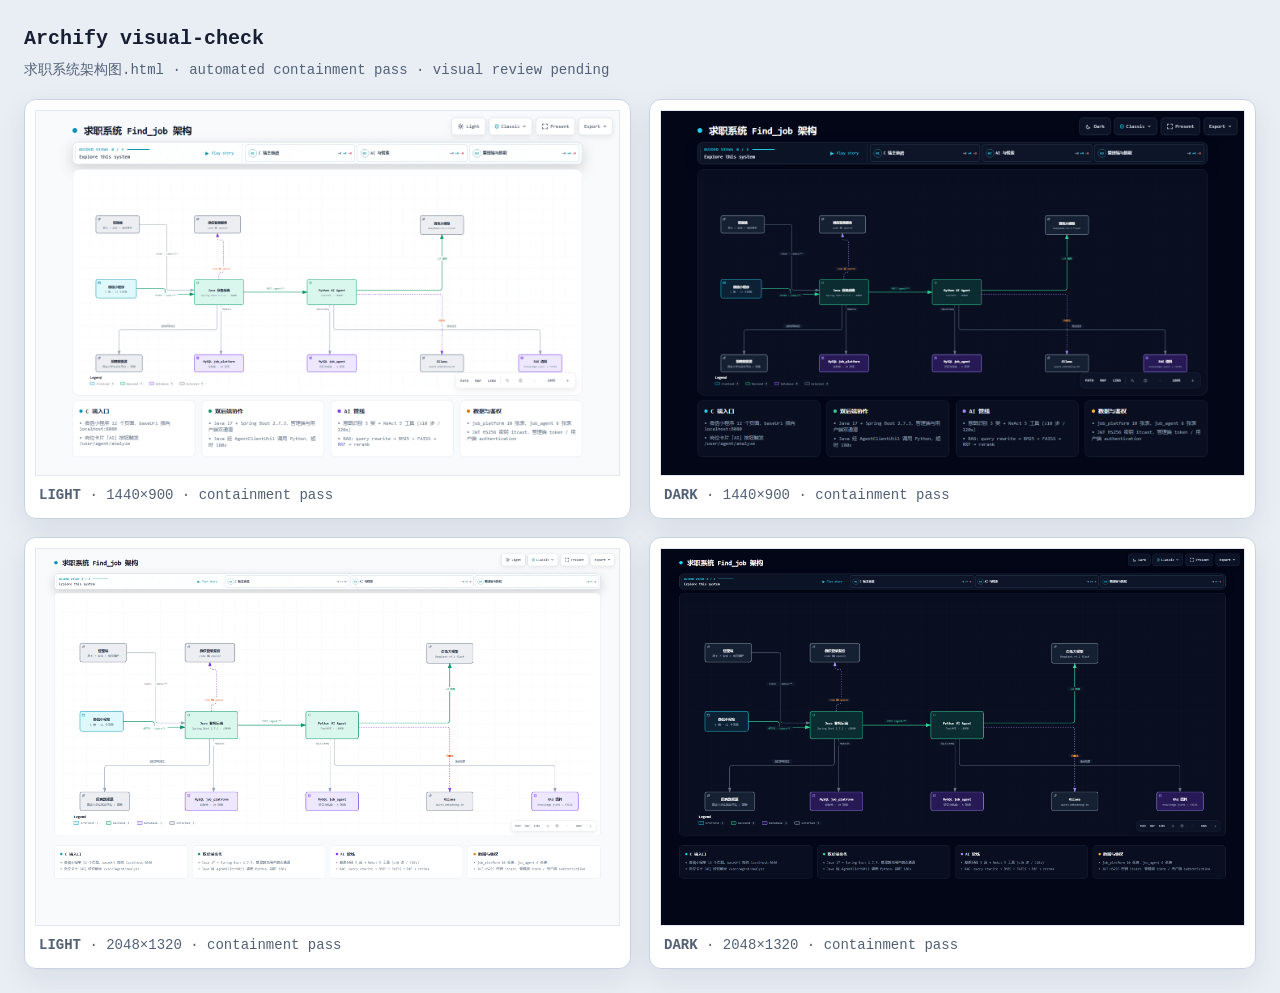
<file: archify/求职系统架构图.visual-check.html>
<!doctype html>
<html lang="en">
<head>
<meta charset="utf-8">
<meta name="viewport" content="width=device-width,initial-scale=1">
<title>Archify visual-check · 求职系统架构图.html</title>
<style>
*{box-sizing:border-box}body{margin:0;padding:24px;background:#e9eef5;color:#172033;font:14px/1.5 ui-monospace,SFMono-Regular,Menlo,Consolas,monospace}header{max-width:1500px;margin:0 auto 18px}h1{margin:0 0 6px;font-size:20px}p{margin:0;color:#526176}.grid{max-width:1500px;margin:auto;display:grid;grid-template-columns:repeat(2,minmax(0,1fr));gap:18px}figure{margin:0;padding:10px;background:white;border:1px solid #c9d4e3;border-radius:12px;box-shadow:0 10px 30px rgba(15,23,42,.08)}img{display:block;width:100%;height:auto;border:1px solid #e2e8f0}figcaption{padding:9px 4px 2px;color:#526176}@media(max-width:900px){.grid{grid-template-columns:1fr}}
</style>
</head>
<body>
<header><h1>Archify visual-check</h1><p>求职系统架构图.html · automated containment pass · visual review pending</p></header>
<main class="grid">
      <figure>
        <img src="求职系统架构图.visual-check.1440x900.light.png" alt="light 1440 by 900">
        <figcaption><strong>LIGHT</strong> · 1440×900 · containment pass</figcaption>
      </figure>
      <figure>
        <img src="求职系统架构图.visual-check.1440x900.dark.png" alt="dark 1440 by 900">
        <figcaption><strong>DARK</strong> · 1440×900 · containment pass</figcaption>
      </figure>
      <figure>
        <img src="求职系统架构图.visual-check.2048x1320.light.png" alt="light 2048 by 1320">
        <figcaption><strong>LIGHT</strong> · 2048×1320 · containment pass</figcaption>
      </figure>
      <figure>
        <img src="求职系统架构图.visual-check.2048x1320.dark.png" alt="dark 2048 by 1320">
        <figcaption><strong>DARK</strong> · 2048×1320 · containment pass</figcaption>
      </figure>
</main>
</body>
</html>
</file>
